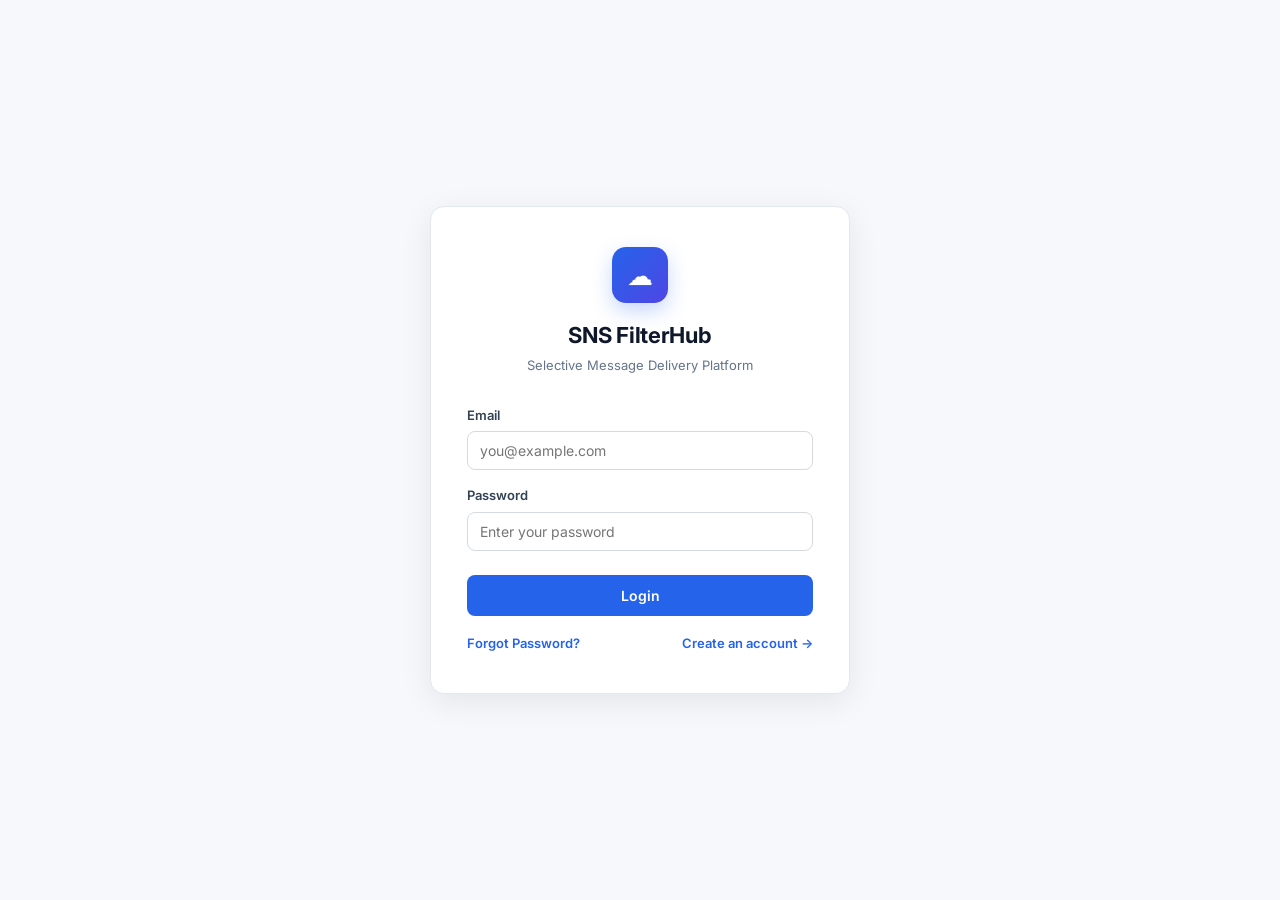
<file: sns-hackathon/templates/index.html>
<!DOCTYPE html>
<html lang="en">
<head>
<meta charset="UTF-8">
<meta name="viewport" content="width=device-width, initial-scale=1.0">
<title>SNS FilterHub</title>
<link rel="stylesheet" href="/static/style.css">
<link rel="preconnect" href="https://fonts.googleapis.com">
<link href="https://fonts.googleapis.com/css2?family=Inter:wght@400;500;600;700&display=swap" rel="stylesheet">
</head>
<body>

<!-- ═══════════════ AUTH ═══════════════ -->
<div class="auth-page" id="authPage">
    <div class="auth-card" id="loginCard">
        <div class="auth-logo">
            <div class="auth-logo-mark">☁</div>
            <h1>SNS FilterHub</h1>
            <p>Selective Message Delivery Platform</p>
        </div>
        <form onsubmit="handleLogin(event)">
            <div class="form-group">
                <label>Email</label>
                <input type="text" id="loginEmail" placeholder="you@example.com">
                <div class="field-error" id="loginEmailError"></div>
            </div>
            <div class="form-group">
                <label>Password</label>
                <input type="password" id="loginPassword" placeholder="Enter your password">
                <div class="field-error" id="loginPasswordError"></div>
            </div>
            <div class="form-error" id="loginGeneralError"></div>
            <button type="submit" class="btn-auth">Login</button>
            <div class="auth-links">
                <a class="link" onclick="showForgot()">Forgot Password?</a>
                <a class="link" onclick="showSignup()">Create an account →</a>
            </div>
        </form>
    </div>

    <div class="auth-card" id="signupCard" style="display:none;">
        <div class="auth-logo">
            <div class="auth-logo-mark">☁</div>
            <h1>Create Account</h1>
            <p>Sign up for SNS FilterHub</p>
        </div>
        <form onsubmit="handleSignup(event)">
            <div class="form-group">
                <label>Full Name</label>
                <input type="text" id="signupName" placeholder="John Doe">
                <div class="field-error" id="signupNameError"></div>
            </div>
            <div class="form-group">
                <label>Email</label>
                <input type="text" id="signupEmail" placeholder="you@example.com">
                <div class="field-error" id="signupEmailError"></div>
            </div>
            <div class="form-group">
                <label>Password</label>
                <input type="password" id="signupPassword" placeholder="Min 6 characters">
                <div class="field-error" id="signupPasswordError"></div>
            </div>
            <div class="form-group">
                <label>Confirm Password</label>
                <input type="password" id="signupConfirm" placeholder="Re-enter password">
                <div class="field-error" id="signupConfirmError"></div>
            </div>
            <div class="form-error" id="signupGeneralError"></div>
            <button type="submit" class="btn-auth">Create Account</button>
            <div class="auth-links">
                <a class="link" onclick="showLogin()">← Back to login</a>
            </div>
        </form>
    </div>

    <div class="auth-card" id="forgotCard" style="display:none;">
        <div class="auth-logo">
            <div class="auth-logo-mark">🔑</div>
            <h1>Reset Password</h1>
            <p>Enter your email to receive a reset link</p>
        </div>
        <form onsubmit="handleForgot(event)">
            <div class="form-group">
                <label>Email</label>
                <input type="text" id="forgotEmail" placeholder="you@example.com">
                <div class="field-error" id="forgotEmailError"></div>
            </div>
            <button type="submit" class="btn-auth">Send Reset Link</button>
            <div class="auth-links">
                <a class="link" onclick="showLogin()">← Back to login</a>
            </div>
        </form>
    </div>
</div>

<!-- ═══════════════ APP ═══════════════ -->
<div class="app" id="appPage" style="display:none;">
    <aside class="sidebar">
        <div class="sidebar-brand">
            <div class="sidebar-logo">☁</div>
            <div class="sidebar-name">SNS FilterHub</div>
        </div>
        <nav class="sidebar-nav">
            <a class="nav-item active" data-page="dashboard">
                <svg viewBox="0 0 24 24" width="16" height="16" fill="none" stroke="currentColor" stroke-width="2"><rect x="3" y="3" width="7" height="9"/><rect x="14" y="3" width="7" height="5"/><rect x="14" y="12" width="7" height="9"/><rect x="3" y="16" width="7" height="5"/></svg>
                Dashboard
            </a>
            <a class="nav-item" data-page="topics">
                <svg viewBox="0 0 24 24" width="16" height="16" fill="none" stroke="currentColor" stroke-width="2"><path d="M12 2L2 7l10 5 10-5-10-5z"/><path d="M2 17l10 5 10-5"/></svg>
                Topics
            </a>
            <a class="nav-item" data-page="subscriptions">
                <svg viewBox="0 0 24 24" width="16" height="16" fill="none" stroke="currentColor" stroke-width="2"><path d="M16 21v-2a4 4 0 00-4-4H5a4 4 0 00-4 4v2"/><circle cx="8.5" cy="7" r="4"/></svg>
                Subscriptions
            </a>
            <a class="nav-item" data-page="simulator">
                <svg viewBox="0 0 24 24" width="16" height="16" fill="none" stroke="currentColor" stroke-width="2"><path d="M22 2L11 13M22 2l-7 20-4-9-9-4 20-7z"/></svg>
                Simulator
            </a>
            <a class="nav-item" data-page="activity">
                <svg viewBox="0 0 24 24" width="16" height="16" fill="none" stroke="currentColor" stroke-width="2"><circle cx="12" cy="12" r="10"/><path d="M12 6v6l4 2"/></svg>
                Activity
            </a>
            <a class="nav-item" data-page="analytics">
                <svg viewBox="0 0 24 24" width="16" height="16" fill="none" stroke="currentColor" stroke-width="2"><path d="M3 3v18h18"/><path d="M7 14l4-4 4 4 5-5"/></svg>
                Analytics
            </a>
            <a class="nav-item" data-page="settings">
                <svg viewBox="0 0 24 24" width="16" height="16" fill="none" stroke="currentColor" stroke-width="2"><circle cx="12" cy="12" r="3"/><path d="M19.4 15a1.65 1.65 0 00.33 1.82l.06.06a2 2 0 11-2.83 2.83l-.06-.06a1.65 1.65 0 00-1.82-.33 1.65 1.65 0 00-1 1.51V21a2 2 0 11-4 0v-.09A1.65 1.65 0 009 19.4a1.65 1.65 0 00-1.82.33l-.06.06a2 2 0 11-2.83-2.83l.06-.06a1.65 1.65 0 00.33-1.82 1.65 1.65 0 00-1.51-1H3a2 2 0 110-4h.09A1.65 1.65 0 004.6 9a1.65 1.65 0 00-.33-1.82l-.06-.06a2 2 0 112.83-2.83l.06.06a1.65 1.65 0 001.82.33H9a1.65 1.65 0 001-1.51V3a2 2 0 114 0v.09a1.65 1.65 0 001 1.51 1.65 1.65 0 001.82-.33l.06-.06a2 2 0 112.83 2.83l-.06.06a1.65 1.65 0 00-.33 1.82V9a1.65 1.65 0 001.51 1H21a2 2 0 110 4h-.09a1.65 1.65 0 00-1.51 1z"/></svg>
                Settings
            </a>
            <a class="nav-item" data-page="docs">
                <svg viewBox="0 0 24 24" width="16" height="16" fill="none" stroke="currentColor" stroke-width="2"><path d="M14 2H6a2 2 0 00-2 2v16a2 2 0 002 2h12a2 2 0 002-2V8z"/><path d="M14 2v6h6"/></svg>
                Documentation
            </a>
        </nav>
        <div class="sidebar-user">
            <div class="user-avatar" id="userAvatarSidebar">K</div>
            <div>
                <div class="user-name" id="userNameSidebar">Keerthi</div>
                <div class="user-role">Administrator</div>
            </div>
        </div>
    </aside>

    <div class="main">
        <header class="topbar">
            <h1 class="page-title" id="pageTitle">Dashboard</h1>
            <div class="topbar-right">
                <button class="icon-btn" onclick="openNotif(event)">
                    <svg viewBox="0 0 24 24" width="18" height="18" fill="none" stroke="currentColor" stroke-width="2"><path d="M18 8A6 6 0 006 8c0 7-3 9-3 9h18s-3-2-3-9"/><path d="M13.73 21a2 2 0 01-3.46 0"/></svg>
                    <span class="notif-badge" id="notifBadge" style="display:none;">0</span>
                </button>
                <div class="profile-btn" onclick="openProfile(event)">
                    <div class="user-avatar sm" id="userAvatarTop">K</div>
                    <span id="userNameTop">Keerthi</span>
                    <svg viewBox="0 0 24 24" width="12" height="12" fill="none" stroke="currentColor" stroke-width="2.5"><polyline points="6 9 12 15 18 9"/></svg>
                </div>

                <!-- NOTIFICATIONS DROPDOWN -->
                <div class="dropdown notif-dropdown" id="notifDrop">
                    <div class="dropdown-head">
                        <span>Notifications</span>
                        <a class="link" onclick="markAllRead()" style="font-size:12px;">Mark all read</a>
                    </div>
                    <div id="notifList" class="notif-list"></div>
                    <div class="dropdown-foot" onclick="clearAllNotifs()">Clear All</div>
                </div>

                <!-- PROFILE DROPDOWN -->
                <div class="dropdown" id="profileDrop">
                    <div class="dropdown-item">Profile</div>
                    <div class="dropdown-item">Account Settings</div>
                    <div class="dropdown-sep"></div>
                    <div class="dropdown-item danger" onclick="doLogout()">Logout</div>
                </div>
            </div>
        </header>

        <div class="content">

            <!-- DASHBOARD -->
            <section class="page active" id="page-dashboard">
                <div class="page-head">
                    <div>
                        <h2>Selective Message Filtering</h2>
                        <p>Deliver the right message to the right subscriber using SNS filter policies.</p>
                    </div>
                    <div class="page-btns">
                        <button class="btn btn-secondary" onclick="openTopicModal()">+ Create Topic</button>
                        <button class="btn btn-primary" onclick="goPage('simulator')">Test Message</button>
                    </div>
                </div>

                <div class="stats">
                    <div class="stat"><div class="stat-label">Active Topics</div><div class="stat-value" id="statTopicCount">1</div><div class="stat-foot">SNS topics currently configured</div></div>
                    <div class="stat"><div class="stat-label">Subscriptions</div><div class="stat-value">4</div><div class="stat-foot">Subscribers connected to topics</div></div>
                    <div class="stat"><div class="stat-label">Messages Filtered</div><div class="stat-value" id="statFiltered">0</div><div class="stat-foot">Messages evaluated by policies</div></div>
                    <div class="stat"><div class="stat-label">Delivery Rate</div><div class="stat-value" id="statRate">98.6%</div><div class="stat-foot">Successfully delivered messages</div></div>
                </div>

                <div class="panel">
                    <div class="panel-head"><h3>How Selective Delivery Works</h3></div>
                    <div class="flow">
                        <div class="flow-box"><div class="flow-icon">👤</div><div class="flow-title">Publisher</div><div class="flow-sub">Sends a message</div></div>
                        <div class="flow-arrow">→</div>
                        <div class="flow-box"><div class="flow-icon">📢</div><div class="flow-title">SNS Topic</div><div class="flow-sub">Orders</div></div>
                        <div class="flow-arrow">→</div>
                        <div class="flow-box"><div class="flow-icon">🔍</div><div class="flow-title">Filter Policy</div><div class="flow-sub">Priority = HIGH</div></div>
                        <div class="flow-arrow">→</div>
                        <div class="flow-box green"><div class="flow-icon">✓</div><div class="flow-title">Subscriber A</div><div class="flow-sub">MATCH · DELIVER</div></div>
                    </div>
                    <div class="flow-note">Messages that don't match a subscription's filter policy are not delivered to that subscriber.</div>
                </div>

                <div class="panel">
                    <div class="panel-head">
                        <h3>Recent Message Activity</h3>
                        <a class="link" onclick="goPage('activity')">View All →</a>
                    </div>
                    <table class="table">
                        <thead><tr><th>Message ID</th><th>Topic</th><th>Attributes</th><th>Subscriber</th><th>Result</th><th>Time</th></tr></thead>
                        <tbody id="dashActivity">
                            <tr><td colspan="6" class="empty-cell">No activity yet — try the Simulator.</td></tr>
                        </tbody>
                    </table>
                </div>
            </section>

            <!-- TOPICS -->
            <section class="page" id="page-topics">
                <div class="page-head">
                    <div>
                        <h2>SNS Topics</h2>
                        <p>Manage your AWS SNS topics and monitor their subscriptions.</p>
                    </div>
                    <button class="btn btn-primary" onclick="openTopicModal()">+ Create Topic</button>
                </div>
                <div class="panel">
                    <div class="panel-head">
                        <h3>All Topics</h3>
                        <input class="search" id="topicSearch" placeholder="🔍 Search topics..." oninput="renderTopics()">
                    </div>
                    <table class="table">
                        <thead><tr><th>Topic Name</th><th>ARN</th><th>Subscriptions</th><th>Messages</th><th>Status</th><th>Actions</th></tr></thead>
                        <tbody id="topicsTable"></tbody>
                    </table>
                </div>
            </section>

            <!-- TOPIC DETAILS -->
            <section class="page" id="page-topic-details">
                <div class="page-head">
                    <div>
                        <a class="link" onclick="goPage('topics')" style="font-size:13px;">← Back to Topics</a>
                        <h2 id="tdName" style="margin-top:8px;">Topic Name</h2>
                        <p id="tdDesc">Topic description</p>
                    </div>
                    <div class="page-btns">
                        <button class="btn btn-secondary" onclick="showToast('Subscription created.')">+ Add Subscription</button>
                    </div>
                </div>
                <div class="panel">
                    <div class="panel-head"><h3>Topic Information</h3></div>
                    <div class="panel-body">
                        <div class="kv"><span>Topic Name</span><b id="tdInfoName">—</b></div>
                        <div class="kv"><span>Topic ARN</span><b id="tdArn" class="mono">—</b></div>
                        <div class="kv"><span>Topic Type</span><b id="tdType">Standard</b></div>
                        <div class="kv"><span>Created</span><b id="tdCreated">—</b></div>
                        <div class="kv"><span>Subscriptions</span><b id="tdSubs">0</b></div>
                        <div class="kv"><span>Messages Published</span><b id="tdMsgs">0</b></div>
                        <div class="kv"><span>Status</span><span class="badge active">● Active</span></div>
                    </div>
                </div>
                <div class="panel">
                    <div class="panel-head"><h3>Subscriptions for this Topic</h3></div>
                    <table class="table">
                        <thead><tr><th>Subscription</th><th>Protocol</th><th>Filter Policy</th><th>Status</th></tr></thead>
                        <tbody id="tdSubTable"></tbody>
                    </table>
                </div>
            </section>

            <!-- SUBSCRIPTIONS -->
            <section class="page" id="page-subscriptions">
                <div class="page-head">
                    <div>
                        <h2>SNS Subscriptions</h2>
                        <p>Manage subscribers and their message filtering policies.</p>
                    </div>
                    <button class="btn btn-primary" onclick="openModal('modal-sub')">+ Add Subscription</button>
                </div>
                <div class="panel">
                    <div class="panel-head"><h3>All Subscriptions</h3><input class="search" placeholder="🔍 Search subscriptions..."></div>
                    <table class="table">
                        <thead><tr><th>Subscription</th><th>Topic</th><th>Protocol</th><th>Filter Policy</th><th>Status</th></tr></thead>
                        <tbody>
                            <tr><td><span class="dot red"></span>high-value-orders-queue</td><td>order-events-topic</td><td>SQS</td><td><code>price_usd &gt; 100</code></td><td><span class="badge active">● Active</span></td></tr>
                            <tr><td><span class="dot blue"></span>electronics-orders-queue</td><td>order-events-topic</td><td>SQS</td><td><code>category ∈ [electronics, computers]</code></td><td><span class="badge active">● Active</span></td></tr>
                            <tr><td><span class="dot purple"></span>premium-customers-queue</td><td>order-events-topic</td><td>SQS</td><td><code>customer_tier ∈ [premium, gold]</code></td><td><span class="badge active">● Active</span></td></tr>
                            <tr><td><span class="dot green"></span>all-orders-queue</td><td>order-events-topic</td><td>SQS</td><td><code class="muted">no filter — receives all</code></td><td><span class="badge active">● Active</span></td></tr>
                        </tbody>
                    </table>
                </div>
            </section>

            <!-- SIMULATOR -->
            <section class="page" id="page-simulator">
                <div class="page-head">
                    <div><h2>Message Filter Simulator</h2><p>Test a message against your subscription filter policies.</p></div>
                </div>
                <div class="sim-layout">
                    <div class="panel">
                        <div class="panel-head"><h3>Message Details</h3></div>
                        <div class="panel-body">
                            <div class="form-group"><label>Topic</label><select id="simTopic"></select></div>
                            <div class="form-group"><label>Priority</label><select id="simPriority"><option>HIGH</option><option>MEDIUM</option><option>LOW</option></select></div>
                            <div class="form-group"><label>Region</label><select id="simRegion"><option>AP-SOUTH-1</option><option>US-EAST-1</option><option>EU-WEST-1</option></select></div>
                            <div class="form-group"><label>Order Value (USD)</label><input id="simPrice" type="number" value="500"></div>
                            <div class="form-group"><label>Category</label><select id="simCategory"><option>electronics</option><option>computers</option><option>books</option><option>clothing</option><option>food</option></select></div>
                            <div class="form-group"><label>Customer Tier</label><select id="simTier"><option>basic</option><option>silver</option><option>premium</option><option>gold</option></select></div>
                            <div class="form-group"><label>Message</label><textarea id="simBody" rows="3">New order ORD-1024 has been placed.</textarea></div>
                            <div class="btn-row">
                                <button class="btn btn-primary btn-grow" onclick="testFilter()">Test Filter</button>
                                <button class="btn btn-secondary" onclick="clearSim()">Clear</button>
                            </div>
                        </div>
                    </div>
                    <div class="panel">
                        <div class="panel-head">
                            <h3>Filter Results</h3>
                            <span class="results-count" id="simCount">Awaiting test</span>
                        </div>
                        <div class="panel-body">
                            <div id="simResults" class="sim-results">
                                <div class="sim-empty">Configure a message and click <b>Test Filter</b> to see results.</div>
                            </div>
                            <div class="sim-summary" id="simSummary" style="display:none;">
                                <div class="summary-title"><span id="sumTotal">0</span> subscriptions evaluated</div>
                                <div class="summary-row">
                                    <div class="summary-item green"><div class="summary-num" id="sumDelivered">0</div><div class="summary-lbl">Delivered</div></div>
                                    <div class="summary-item red"><div class="summary-num" id="sumFiltered">0</div><div class="summary-lbl">Filtered</div></div>
                                </div>
                                <div class="summary-pct" id="sumPct"></div>
                            </div>
                        </div>
                    </div>
                </div>
            </section>

            <!-- ACTIVITY -->
            <section class="page" id="page-activity">
                <div class="page-head"><div><h2>Message Activity</h2><p>Every message evaluated by SNS filter policies.</p></div></div>
                <div class="mini-stats">
                    <div class="mini-stat"><div class="mini-label">Total</div><div class="mini-value" id="actTotal">0</div></div>
                    <div class="mini-stat"><div class="mini-label">Delivered</div><div class="mini-value green" id="actDelivered">0</div></div>
                    <div class="mini-stat"><div class="mini-label">Filtered</div><div class="mini-value red" id="actFiltered">0</div></div>
                </div>
                <div class="panel">
                    <div class="panel-head"><h3>Evaluation Log</h3></div>
                    <table class="table">
                        <thead><tr><th>Message ID</th><th>Topic</th><th>Subscriber</th><th>Filter Policy</th><th>Result</th><th>Time</th></tr></thead>
                        <tbody id="activityTable"><tr><td colspan="6" class="empty-cell">No messages yet.</td></tr></tbody>
                    </table>
                </div>
            </section>

            <!-- ANALYTICS -->
            <section class="page" id="page-analytics">
                <div class="page-head"><div><h2>Analytics</h2><p>Delivery and filtering statistics.</p></div></div>
                <div class="stats">
                    <div class="stat"><div class="stat-label">Messages Processed</div><div class="stat-value" id="anaProcessed">0</div></div>
                    <div class="stat"><div class="stat-label">Delivered</div><div class="stat-value green" id="anaDelivered">0</div></div>
                    <div class="stat"><div class="stat-label">Filtered</div><div class="stat-value red" id="anaFiltered">0</div></div>
                    <div class="stat"><div class="stat-label">Delivery Rate</div><div class="stat-value" id="anaRate">—</div></div>
                </div>
                <div class="panel">
                    <div class="panel-head"><h3>Delivered vs Filtered</h3></div>
                    <div class="panel-body">
                        <div class="bar-chart">
                            <div class="bar-row"><div class="bar-lbl">Delivered</div><div class="bar-track"><div class="bar-fill green" id="barDelivered" style="width:0%"></div></div><div class="bar-num" id="barDeliveredNum">0</div></div>
                            <div class="bar-row"><div class="bar-lbl">Filtered</div><div class="bar-track"><div class="bar-fill red" id="barFiltered" style="width:0%"></div></div><div class="bar-num" id="barFilteredNum">0</div></div>
                        </div>
                    </div>
                </div>
            </section>

            <!-- SETTINGS -->
            <section class="page" id="page-settings">
                <div class="page-head"><div><h2>Settings</h2><p>AWS configuration and notification preferences.</p></div></div>
                <div class="panel">
                    <div class="panel-head"><h3>AWS Configuration</h3></div>
                    <div class="panel-body">
                        <div class="kv"><span>AWS Region</span><b>us-east-1</b></div>
                        <div class="kv"><span>Status</span><span class="badge active">● Connected</span></div>
                        <div class="kv"><span>Account</span><b>5416-4581-3476</b></div>
                        <button class="btn btn-secondary" style="margin-top:16px;">Test Connection</button>
                    </div>
                </div>
                <div class="panel">
                    <div class="panel-head"><h3>Notifications</h3></div>
                    <div class="panel-body">
                        <div class="toggle-row"><span>Message delivery failures</span><div class="switch on"></div></div>
                        <div class="toggle-row"><span>Subscription changes</span><div class="switch on"></div></div>
                        <div class="toggle-row"><span>System notifications</span><div class="switch"></div></div>
                    </div>
                </div>
            </section>

            <!-- DOCS -->
            <section class="page" id="page-docs">
                <div class="page-head"><div><h2>Documentation</h2><p>How selective message filtering works.</p></div></div>
                <div class="panel"><div class="panel-body"><h4>What is AWS SNS?</h4><p class="doc-p">Amazon Simple Notification Service is a fully managed pub/sub messaging service. Publishers send messages to a topic, and SNS fans them out to all subscribers.</p></div></div>
                <div class="panel"><div class="panel-body"><h4>What is Message Filtering?</h4><p class="doc-p">Each subscription can have a JSON filter policy. SNS delivers a message only to subscribers whose policy matches the message's attributes.</p></div></div>
                <div class="panel"><div class="panel-body">
                    <h4>Example</h4>
                    <div class="doc-example">
                        <div>Message: <code>Priority = HIGH, Region = AP-SOUTH-1</code></div>
                        <div>Policy A: <code>Priority = HIGH</code> → <span class="badge active">● Delivered</span></div>
                        <div>Policy B: <code>Priority = LOW</code> → <span class="badge failed">● Filtered</span></div>
                    </div>
                </div></div>
            </section>

        </div>
    </div>
</div>

<!-- MODALS -->
<div class="modal" id="modal-topic">
    <div class="modal-box">
        <div class="modal-head"><h3>Create SNS Topic</h3><button class="modal-x" onclick="closeModal('modal-topic')">✕</button></div>
        <div class="modal-body">
            <div class="form-group"><label>Topic Name</label><input id="newTopicName" placeholder="Enter topic name"><div class="field-error" id="newTopicError"></div></div>
            <div class="form-group"><label>Type</label>
                <div class="radio-row">
                    <label><input type="radio" name="ttype" value="Standard" checked> Standard</label>
                    <label><input type="radio" name="ttype" value="FIFO"> FIFO</label>
                </div>
            </div>
            <div class="form-group"><label>Description (optional)</label><textarea id="newTopicDesc" rows="3" placeholder="Enter description"></textarea></div>
        </div>
        <div class="modal-foot">
            <button class="btn btn-secondary" onclick="closeModal('modal-topic')">Cancel</button>
            <button class="btn btn-primary" onclick="createTopic()">Create Topic</button>
        </div>
    </div>
</div>

<div class="modal" id="modal-sub">
    <div class="modal-box">
        <div class="modal-head"><h3>Create Subscription</h3><button class="modal-x" onclick="closeModal('modal-sub')">✕</button></div>
        <div class="modal-body">
            <div class="form-group"><label>Topic</label><select><option>order-events-topic</option></select></div>
            <div class="form-group"><label>Protocol</label><select><option>HTTPS</option><option>SQS</option><option>Email</option><option>Lambda</option></select></div>
            <div class="form-group"><label>Endpoint</label><input placeholder="Enter endpoint"></div>
            <div class="form-group">
                <label>Filter Policy</label>
                <div class="builder-row">
                    <input placeholder="Attribute" value="Priority">
                    <select><option>Equals</option><option>Not equals</option></select>
                    <input placeholder="Value" value="HIGH">
                </div>
                <button class="link" style="margin-top:8px;">+ Add Condition</button>
            </div>
            <div class="form-group"><label>Generated Policy</label><pre class="code-block">{\n  "Priority": ["HIGH"]\n}</pre></div>
        </div>
        <div class="modal-foot">
            <button class="btn btn-secondary" onclick="closeModal('modal-sub')">Cancel</button>
            <button class="btn btn-primary" onclick="closeModal('modal-sub'); showToast('Subscription created successfully.')">Create Subscription</button>
        </div>
    </div>
</div>

<div class="toast" id="toast"></div>

<script>
/* ═══════════════════════════════════════
   NOTIFICATIONS
   ═══════════════════════════════════════ */
let notifications = [
    { id: 1, type: "success", text: 'Topic "order-events-topic" created', time: "2 min ago", unread: true },
    { id: 2, type: "success", text: "4 subscriptions connected", time: "3 min ago", unread: true },
    { id: 3, type: "warning", text: "Message delivery delayed on premium queue", time: "5 min ago", unread: true }
];
let notifCounter = 4;

function addNotification(type, text) {
    notifications.unshift({
        id: notifCounter++,
        type,
        text,
        time: "just now",
        unread: true
    });
    if (notifications.length > 20) notifications.pop();
    renderNotifications();
}

function renderNotifications() {
    const list = document.getElementById("notifList");
    const badge = document.getElementById("notifBadge");

    const unreadCount = notifications.filter(n => n.unread).length;
    if (unreadCount > 0) {
        badge.textContent = unreadCount > 9 ? "9+" : unreadCount;
        badge.style.display = "flex";
    } else {
        badge.style.display = "none";
    }

    if (!notifications.length) {
        list.innerHTML = '<div class="notif-empty">No notifications</div>';
        return;
    }

    list.innerHTML = notifications.map(n => `
        <div class="notif-item ${n.unread ? 'unread' : ''}" onclick="markRead(${n.id})">
            <span class="notif-dot ${n.type === 'success' ? 'ok' : n.type === 'error' ? 'err' : 'warn'}"></span>
            <div class="notif-body">
                <div class="notif-text">${n.text}</div>
                <div class="notif-time">${n.time}</div>
            </div>
        </div>`).join("");
}

function markRead(id) {
    const n = notifications.find(x => x.id === id);
    if (n) n.unread = false;
    renderNotifications();
}

function markAllRead() {
    notifications.forEach(n => n.unread = false);
    renderNotifications();
    showToast("✅ All notifications marked as read");
}

function clearAllNotifs() {
    notifications = [];
    renderNotifications();
    showToast("🗑️ All notifications cleared");
}

/* ═══════════════════════════════════════
   AUTH
   ═══════════════════════════════════════ */
function getUsers() { try { return JSON.parse(localStorage.getItem("snsUsers") || "{}"); } catch { return {}; } }
function saveUsers(u) { localStorage.setItem("snsUsers", JSON.stringify(u)); }
function getCurrentUser() { try { return JSON.parse(localStorage.getItem("snsCurrentUser") || "null"); } catch { return null; } }
function setCurrentUser(u) { localStorage.setItem("snsCurrentUser", JSON.stringify(u)); }
function clearCurrentUser() { localStorage.removeItem("snsCurrentUser"); }

function isValidEmail(e) { return /^[^\s@]+@[^\s@]+\.[^\s@]+$/.test(e); }
function showError(id, m) { const el = document.getElementById(id); if (el) el.textContent = m; }
function clearErrors() { document.querySelectorAll(".field-error, .form-error").forEach(e => e.textContent = ""); }

function handleLogin(e) {
    e.preventDefault();
    clearErrors();
    const email = document.getElementById("loginEmail").value.trim();
    const pwd = document.getElementById("loginPassword").value;
    let err = false;
    if (!email) { showError("loginEmailError", "Email is required"); err = true; }
    else if (!email.includes("@")) { showError("loginEmailError", "Email must contain @"); err = true; }
    else if (!isValidEmail(email)) { showError("loginEmailError", "Enter a valid email"); err = true; }
    if (!pwd) { showError("loginPasswordError", "Password is required"); err = true; }
    else if (pwd.length < 6) { showError("loginPasswordError", "Min 6 characters"); err = true; }
    if (err) return;
    const users = getUsers();
    const key = email.toLowerCase();
    if (!users[key]) { showError("loginGeneralError", "❌ Account not found. Create one first."); return; }
    if (users[key].password !== pwd) { showError("loginGeneralError", "❌ Incorrect password."); return; }
    const user = { name: users[key].name, email: key };
    setCurrentUser(user);
    enterApp(user);
}

function handleSignup(e) {
    e.preventDefault();
    clearErrors();
    const name = document.getElementById("signupName").value.trim();
    const email = document.getElementById("signupEmail").value.trim();
    const pwd = document.getElementById("signupPassword").value;
    const confirm = document.getElementById("signupConfirm").value;
    let err = false;
    if (!name) { showError("signupNameError", "Name is required"); err = true; }
    if (!email) { showError("signupEmailError", "Email is required"); err = true; }
    else if (!email.includes("@")) { showError("signupEmailError", "Must contain @"); err = true; }
    else if (!isValidEmail(email)) { showError("signupEmailError", "Invalid email"); err = true; }
    if (!pwd) { showError("signupPasswordError", "Password required"); err = true; }
    else if (pwd.length < 6) { showError("signupPasswordError", "Min 6 chars"); err = true; }
    if (pwd !== confirm) { showError("signupConfirmError", "Passwords do not match"); err = true; }
    if (err) return;
    const users = getUsers();
    const key = email.toLowerCase();
    if (users[key]) { showError("signupGeneralError", "❌ Account exists."); return; }
    users[key] = { name, password: pwd };
    saveUsers(users);
    const user = { name, email: key };
    setCurrentUser(user);
    addNotification("success", `Welcome ${name}! Account created.`);
    showToast("✅ Account created!");
    setTimeout(() => enterApp(user), 400);
}

function handleForgot(e) {
    e.preventDefault();
    clearErrors();
    const email = document.getElementById("forgotEmail").value.trim();
    if (!email) { showError("forgotEmailError", "Email required"); return; }
    if (!isValidEmail(email)) { showError("forgotEmailError", "Invalid email"); return; }
    showToast("📧 Reset link sent to " + email);
    addNotification("success", `Password reset link sent to ${email}`);
    setTimeout(showLogin, 800);
}

function showLogin() { document.getElementById("loginCard").style.display = "block"; document.getElementById("signupCard").style.display = "none"; document.getElementById("forgotCard").style.display = "none"; clearErrors(); }
function showSignup() { document.getElementById("loginCard").style.display = "none"; document.getElementById("signupCard").style.display = "block"; document.getElementById("forgotCard").style.display = "none"; clearErrors(); }
function showForgot() { document.getElementById("loginCard").style.display = "none"; document.getElementById("signupCard").style.display = "none"; document.getElementById("forgotCard").style.display = "block"; clearErrors(); }

function enterApp(user) {
    document.getElementById("authPage").style.display = "none";
    document.getElementById("appPage").style.display = "flex";
    const initial = (user.name || "U").charAt(0).toUpperCase();
    document.getElementById("userAvatarSidebar").textContent = initial;
    document.getElementById("userAvatarTop").textContent = initial;
    document.getElementById("userNameSidebar").textContent = user.name;
    document.getElementById("userNameTop").textContent = user.name;
    renderNotifications();
}

function doLogout() {
    clearCurrentUser();
    document.getElementById("appPage").style.display = "none";
    document.getElementById("authPage").style.display = "flex";
    document.getElementById("loginPassword").value = "";
    showLogin();
}

window.addEventListener("DOMContentLoaded", () => {
    const u = getCurrentUser();
    renderNotifications();
    if (u) enterApp(u);
    else document.getElementById("authPage").style.display = "flex";
});

/* ═══════════════════════════════════════
   NAVIGATION
   ═══════════════════════════════════════ */
const titles = { dashboard: "Dashboard", topics: "Topics", "topic-details": "Topic Details", subscriptions: "Subscriptions", simulator: "Message Simulator", activity: "Activity", analytics: "Analytics", settings: "Settings", docs: "Documentation" };

function goPage(name) {
    document.querySelectorAll(".page").forEach(p => p.classList.remove("active"));
    document.querySelectorAll(".nav-item").forEach(n => n.classList.remove("active"));
    const pg = document.getElementById("page-" + name);
    if (pg) pg.classList.add("active");
    const link = document.querySelector(`.nav-item[data-page="${name}"]`);
    if (link) link.classList.add("active");
    document.getElementById("pageTitle").textContent = titles[name] || name;
    window.scrollTo({ top: 0, behavior: "smooth" });
}
document.querySelectorAll(".nav-item").forEach(item => {
    item.onclick = () => goPage(item.dataset.page);
});

/* ═══════════════════════════════════════
   TOPICS
   ═══════════════════════════════════════ */
let topics = [{
    id: "order-events-topic",
    name: "order-events-topic",
    arn: "arn:aws:sns:us-east-1:541645813476:order-events-topic",
    type: "Standard",
    desc: "Order events published to subscribers",
    created: "03 Oct 2026",
    subs: 4, msgs: 0, status: "Active"
}];

function renderTopics() {
    const search = (document.getElementById("topicSearch")?.value || "").toLowerCase();
    const tbody = document.getElementById("topicsTable");
    const filtered = topics.filter(t => t.name.toLowerCase().includes(search) || t.arn.toLowerCase().includes(search));

    if (!filtered.length) {
        tbody.innerHTML = `<tr><td colspan="6" class="empty-cell">${topics.length === 0 ? 'No topics yet — click <b>+ Create Topic</b>.' : 'No topics match search.'}</td></tr>`;
        const counter = document.getElementById("statTopicCount");
        if (counter) counter.textContent = topics.length;
        const sel = document.getElementById("simTopic");
        if (sel) sel.innerHTML = topics.map(t => `<option>${t.name}</option>`).join("");
        return;
    }

    tbody.innerHTML = filtered.map(t => `
        <tr>
            <td><b>${t.name}</b></td>
            <td><code style="font-size:11px;">${t.arn}</code></td>
            <td>${t.subs}</td>
            <td>${t.msgs}</td>
            <td><span class="badge active">● ${t.status}</span></td>
            <td>
                <a class="link" onclick="viewTopic('${t.id}')">View</a>
                &nbsp;·&nbsp;
                <a class="link" style="color:#ef4444;" onclick="deleteTopic('${t.id}')">Delete</a>
            </td>
        </tr>`).join("");

    const counter = document.getElementById("statTopicCount");
    if (counter) counter.textContent = topics.length;
    const sel = document.getElementById("simTopic");
    if (sel) sel.innerHTML = topics.map(t => `<option>${t.name}</option>`).join("");
}

function openTopicModal() {
    document.getElementById("newTopicName").value = "";
    document.getElementById("newTopicDesc").value = "";
    document.getElementById("newTopicError").textContent = "";
    openModal("modal-topic");
}

function createTopic() {
    const name = document.getElementById("newTopicName").value.trim();
    const desc = document.getElementById("newTopicDesc").value.trim();
    const type = document.querySelector('input[name="ttype"]:checked').value;
    if (!name) { document.getElementById("newTopicError").textContent = "Topic name is required"; return; }
    if (!/^[a-zA-Z0-9_-]+$/.test(name)) { document.getElementById("newTopicError").textContent = "Only letters, numbers, _ and - allowed"; return; }
    if (topics.some(t => t.name.toLowerCase() === name.toLowerCase())) { document.getElementById("newTopicError").textContent = "Topic already exists"; return; }

    const arn = `arn:aws:sns:us-east-1:541645813476:${name}`;
    topics.push({
        id: name, name, arn, type,
        desc: desc || "—",
        created: new Date().toLocaleDateString("en-GB", { day: "2-digit", month: "short", year: "numeric" }),
        subs: 0, msgs: 0, status: "Active"
    });

    closeModal("modal-topic");
    renderTopics();
    addNotification("success", `Topic "${name}" created successfully`);
    showToast(`✅ Topic "${name}" created`);
}

function viewTopic(id) {
    const t = topics.find(x => x.id === id);
    if (!t) return;
    document.getElementById("tdName").textContent = t.name;
    document.getElementById("tdDesc").textContent = t.desc;
    document.getElementById("tdInfoName").textContent = t.name;
    document.getElementById("tdArn").textContent = t.arn;
    document.getElementById("tdType").textContent = t.type;
    document.getElementById("tdCreated").textContent = t.created;
    document.getElementById("tdSubs").textContent = t.subs;
    document.getElementById("tdMsgs").textContent = t.msgs;

    const subTable = document.getElementById("tdSubTable");
    if (t.name === "order-events-topic") {
        subTable.innerHTML = `
            <tr><td><span class="dot red"></span>high-value-orders-queue</td><td>SQS</td><td><code>price_usd &gt; 100</code></td><td><span class="badge active">● Active</span></td></tr>
            <tr><td><span class="dot blue"></span>electronics-orders-queue</td><td>SQS</td><td><code>category ∈ [electronics, computers]</code></td><td><span class="badge active">● Active</span></td></tr>
            <tr><td><span class="dot purple"></span>premium-customers-queue</td><td>SQS</td><td><code>customer_tier ∈ [premium, gold]</code></td><td><span class="badge active">● Active</span></td></tr>
            <tr><td><span class="dot green"></span>all-orders-queue</td><td>SQS</td><td><code class="muted">no filter</code></td><td><span class="badge active">● Active</span></td></tr>`;
    } else {
        subTable.innerHTML = `<tr><td colspan="4" class="empty-cell">No subscriptions yet.</td></tr>`;
    }
    goPage("topic-details");
}

function deleteTopic(id) {
    const t = topics.find(x => x.id === id);
    if (!t) return;
    if (!confirm(`Delete topic "${t.name}"?`)) return;
    topics = topics.filter(x => x.id !== id);
    renderTopics();
    addNotification("warning", `Topic "${t.name}" was deleted`);
    showToast(`🗑️ Topic deleted`);
}

/* ═══════════════════════════════════════
   MODALS / DROPDOWNS
   ═══════════════════════════════════════ */
function openModal(id) { document.getElementById(id).classList.add("open"); }
function closeModal(id) { document.getElementById(id).classList.remove("open"); }

function openNotif(e) {
    e.stopPropagation();
    document.getElementById("notifDrop").classList.toggle("open");
    document.getElementById("profileDrop").classList.remove("open");
}
function openProfile(e) {
    e.stopPropagation();
    document.getElementById("profileDrop").classList.toggle("open");
    document.getElementById("notifDrop").classList.remove("open");
}
document.addEventListener("click", () => {
    document.getElementById("notifDrop").classList.remove("open");
    document.getElementById("profileDrop").classList.remove("open");
});

function showToast(msg) {
    const t = document.getElementById("toast");
    t.textContent = msg;
    t.classList.add("show");
    setTimeout(() => t.classList.remove("show"), 3000);
}

/* ═══════════════════════════════════════
   FILTER LOGIC
   ═══════════════════════════════════════ */
const POLICIES = [
    { name: "high-value-orders-queue", color: "red", rule: a => a.price_usd > 100,
      reason: a => `price_usd ${a.price_usd} > 100`, failReason: a => `price_usd ${a.price_usd} ≤ 100` },
    { name: "electronics-orders-queue", color: "blue", rule: a => ["electronics","computers"].includes(a.category),
      reason: a => `category = ${a.category}`, failReason: a => `category "${a.category}" not in [electronics, computers]` },
    { name: "premium-customers-queue", color: "purple", rule: a => ["premium","gold"].includes(a.customer_tier),
      reason: a => `customer_tier = ${a.customer_tier}`, failReason: a => `customer_tier "${a.customer_tier}" not in [premium, gold]` },
    { name: "all-orders-queue", color: "green", rule: () => true,
      reason: () => "no filter — receives all", failReason: () => "" }
];

function currentAttrs() {
    return {
        price_usd: parseFloat(document.getElementById("simPrice").value) || 0,
        category: document.getElementById("simCategory").value,
        customer_tier: document.getElementById("simTier").value,
        priority: document.getElementById("simPriority").value,
        region: document.getElementById("simRegion").value,
    };
}

let activity = [];

function testFilter() {
    const attrs = currentAttrs();
    let delivered = 0, filtered = 0;

    const html = POLICIES.map(p => {
        const ok = p.rule(attrs);
        if (ok) delivered++; else filtered++;
        return `
            <div class="result-row ${ok ? 'match' : 'nomatch'}">
                <div class="result-head">
                    <span class="dot ${p.color}"></span>
                    <b>${p.name}</b>
                    <span class="badge ${ok ? 'active' : 'failed'}">${ok ? '🟢 MATCHED' : '🔴 NOT MATCHED'}</span>
                </div>
                <div class="result-reason">${ok ? p.reason(attrs) : p.failReason(attrs)}</div>
                <div class="result-status">${ok ? 'Message Delivered' : 'Message Filtered'}</div>
            </div>`;
    }).join("");

    document.getElementById("simResults").innerHTML = html;
    document.getElementById("simCount").textContent = POLICIES.length + " subscriptions evaluated";
    document.getElementById("simSummary").style.display = "block";
    document.getElementById("sumTotal").textContent = POLICIES.length;
    document.getElementById("sumDelivered").textContent = delivered;
    document.getElementById("sumFiltered").textContent = filtered;
    document.getElementById("sumPct").textContent = (delivered / POLICIES.length * 100).toFixed(1) + "% of subscriptions matched this message.";

    const msgId = "MSG-" + Math.floor(Math.random() * 9000 + 1000);
    activity.unshift({ id: msgId, topic: document.getElementById("simTopic").value, attrs, ts: new Date().toLocaleTimeString() });

    // Notification based on result
    if (filtered > 0) {
        addNotification("warning", `${msgId}: ${delivered} delivered, ${filtered} filtered`);
    } else {
        addNotification("success", `${msgId}: all 4 subscribers matched`);
    }

    renderActivity();
    showToast("Filter test completed.");
}

function clearSim() {
    document.getElementById("simResults").innerHTML = '<div class="sim-empty">Configure a message and click <b>Test Filter</b> to see results.</div>';
    document.getElementById("simSummary").style.display = "none";
    document.getElementById("simCount").textContent = "Awaiting test";
}

function renderActivity() {
    const dash = document.getElementById("dashActivity");
    const full = document.getElementById("activityTable");
    if (!activity.length) return;

    dash.innerHTML = activity.slice(0, 5).map(a => {
        let d = 0;
        POLICIES.forEach(p => { if (p.rule(a.attrs)) d++; });
        return `<tr>
            <td><b>${a.id}</b></td><td>${a.topic}</td>
            <td>${a.attrs.priority}, ${a.attrs.category}</td>
            <td>${d}/4 subscribers</td>
            <td><span class="badge active">● ${d} Delivered</span></td>
            <td>${a.ts}</td></tr>`;
    }).join("");

    const rows = [];
    activity.forEach(a => {
        POLICIES.forEach(p => {
            const ok = p.rule(a.attrs);
            rows.push(`<tr>
                <td><b>${a.id}</b></td><td>${a.topic}</td>
                <td><span class="dot ${p.color}"></span>${p.name}</td>
                <td><code>${p.reason(a.attrs)}</code></td>
                <td><span class="badge ${ok ? 'active' : 'failed'}">${ok ? '🟢 Delivered' : '🔴 Filtered'}</span></td>
                <td>${a.ts}</td></tr>`);
        });
    });
    full.innerHTML = rows.join("");

    let total = activity.length * 4, del = 0;
    activity.forEach(a => POLICIES.forEach(p => { if (p.rule(a.attrs)) del++; }));
    document.getElementById("actTotal").textContent = total;
    document.getElementById("actDelivered").textContent = del;
    document.getElementById("actFiltered").textContent = total - del;
    document.getElementById("statFiltered").textContent = total - del;
    document.getElementById("anaProcessed").textContent = total;
    document.getElementById("anaDelivered").textContent = del;
    document.getElementById("anaFiltered").textContent = total - del;
    document.getElementById("anaRate").textContent = total ? (del / total * 100).toFixed(1) + "%" : "—";

    const max = Math.max(total, 1);
    document.getElementById("barDelivered").style.width = (del / max * 100) + "%";
    document.getElementById("barFiltered").style.width = ((total - del) / max * 100) + "%";
    document.getElementById("barDeliveredNum").textContent = del;
    document.getElementById("barFilteredNum").textContent = total - del;
}

renderTopics();
renderNotifications();
</script>
</body>
</html>
</file>
<file: static/style.css>
/* ═══════════════════════════════════════════
   RESET
   ═══════════════════════════════════════════ */
* { box-sizing: border-box; margin: 0; padding: 0; }

body {
    font-family: 'Inter', -apple-system, BlinkMacSystemFont, sans-serif;
    background: #f6f8fb;
    color: #1e293b;
    font-size: 14px;
    line-height: 1.5;
    min-height: 100vh;
}

button { font-family: inherit; cursor: pointer; border: none; background: none; color: inherit; font-size: inherit; }
input, select, textarea { font-family: inherit; font-size: inherit; }
svg { display: block; flex-shrink: 0; }
a { cursor: pointer; text-decoration: none; color: inherit; }

/* ═══════════════════════════════════════════
   AUTH PAGE
   ═══════════════════════════════════════════ */
.auth-page {
    min-height: 100vh;
    display: flex;
    align-items: center;
    justify-content: center;
    padding: 20px;
    background: #f6f8fb;
}

.auth-card {
    width: 100%;
    max-width: 420px;
    background: #fff;
    border: 1px solid #e2e8f0;
    border-radius: 14px;
    padding: 40px 36px;
    box-shadow: 0 8px 32px rgba(15, 23, 42, 0.08);
    animation: authFadeIn 0.3s ease-out;
}

@keyframes authFadeIn {
    from { opacity: 0; transform: translateY(8px); }
    to { opacity: 1; transform: translateY(0); }
}

.auth-logo { text-align: center; margin-bottom: 30px; }

.auth-logo-mark {
    width: 56px;
    height: 56px;
    margin: 0 auto 16px;
    background: linear-gradient(135deg, #2563eb, #4f46e5);
    color: #fff;
    border-radius: 14px;
    display: flex;
    align-items: center;
    justify-content: center;
    font-size: 26px;
    box-shadow: 0 8px 20px rgba(37, 99, 235, 0.25);
}

.auth-logo h1 {
    font-size: 22px;
    font-weight: 700;
    color: #0f172a;
    margin-bottom: 4px;
    letter-spacing: -0.3px;
}

.auth-logo p { font-size: 13px; color: #64748b; }

.btn-auth {
    width: 100%;
    padding: 12px;
    background: #2563eb;
    color: #fff;
    border-radius: 8px;
    font-size: 14px;
    font-weight: 600;
    transition: all 0.15s;
    margin-top: 8px;
}

.btn-auth:hover { background: #1d4ed8; box-shadow: 0 4px 12px rgba(37, 99, 235, 0.3); }

.auth-links {
    display: flex;
    justify-content: space-between;
    align-items: center;
    margin-top: 18px;
    font-size: 13px;
    gap: 10px;
    flex-wrap: wrap;
}

.auth-links .link {
    font-size: 13px;
    font-weight: 600;
    color: #2563eb;
    cursor: pointer;
    transition: color 0.15s;
}

.auth-links .link:hover { color: #1d4ed8; text-decoration: underline; }

.field-error {
    font-size: 12px;
    color: #dc2626;
    margin-top: 5px;
    font-weight: 500;
    min-height: 0;
}

.field-error:empty { display: none; }

.form-error {
    font-size: 13px;
    color: #991b1b;
    background: #fef2f2;
    border: 1px solid #fecaca;
    border-radius: 8px;
    padding: 10px 12px;
    margin-bottom: 12px;
    text-align: center;
    font-weight: 500;
}

.form-error:empty { display: none; }

/* ═══════════════════════════════════════════
   FORM FIELDS
   ═══════════════════════════════════════════ */
.form-group { margin-bottom: 16px; }

.form-group label {
    display: block;
    font-size: 13px;
    font-weight: 600;
    color: #334155;
    margin-bottom: 6px;
}

.form-group input,
.form-group select,
.form-group textarea {
    width: 100%;
    padding: 10px 12px;
    background: #fff;
    border: 1px solid #d5dae1;
    border-radius: 8px;
    font-size: 14px;
    color: #1e293b;
    appearance: none;
}

.form-group textarea { resize: vertical; }

.form-group select {
    background-image: url("data:image/svg+xml;utf8,<svg xmlns='http://www.w3.org/2000/svg' width='12' height='12' viewBox='0 0 24 24' fill='none' stroke='%2364748b' stroke-width='2.5'><polyline points='6 9 12 15 18 9'/></svg>");
    background-repeat: no-repeat;
    background-position: right 12px center;
    padding-right: 36px;
}

.form-group input:focus,
.form-group select:focus,
.form-group textarea:focus {
    outline: none;
    border-color: #2563eb;
    box-shadow: 0 0 0 3px rgba(37, 99, 235, 0.1);
}

/* ═══════════════════════════════════════════
   APP LAYOUT
   ═══════════════════════════════════════════ */
.app { display: flex; min-height: 100vh; }

/* ═══════════════════════════════════════════
   SIDEBAR
   ═══════════════════════════════════════════ */
.sidebar {
    width: 230px;
    background: #fff;
    border-right: 1px solid #e2e8f0;
    display: flex;
    flex-direction: column;
    flex-shrink: 0;
    position: sticky;
    top: 0;
    height: 100vh;
}

.sidebar-brand {
    padding: 20px 18px;
    display: flex;
    align-items: center;
    gap: 10px;
    border-bottom: 1px solid #f1f5f9;
}

.sidebar-logo {
    width: 34px;
    height: 34px;
    background: #2563eb;
    color: #fff;
    border-radius: 9px;
    display: flex;
    align-items: center;
    justify-content: center;
    font-size: 17px;
    flex-shrink: 0;
}

.sidebar-name { font-size: 14px; font-weight: 700; color: #0f172a; }

.sidebar-nav { flex: 1; padding: 12px 10px; overflow-y: auto; }

.nav-item {
    display: flex;
    align-items: center;
    gap: 11px;
    padding: 9px 12px;
    border-radius: 7px;
    font-size: 13.5px;
    font-weight: 500;
    color: #64748b;
    cursor: pointer;
    transition: all 0.12s;
    margin-bottom: 2px;
}

.nav-item:hover { background: #f8fafc; color: #334155; }
.nav-item.active { background: #eff6ff; color: #2563eb; font-weight: 600; }

.sidebar-user {
    padding: 14px 18px;
    border-top: 1px solid #f1f5f9;
    display: flex;
    align-items: center;
    gap: 10px;
}

.user-avatar {
    width: 34px;
    height: 34px;
    border-radius: 50%;
    background: linear-gradient(135deg, #3b82f6, #6366f1);
    color: #fff;
    font-weight: 700;
    font-size: 13px;
    display: flex;
    align-items: center;
    justify-content: center;
    flex-shrink: 0;
}

.user-avatar.sm { width: 28px; height: 28px; font-size: 12px; }

.user-name { font-size: 13px; font-weight: 600; color: #0f172a; }
.user-role { font-size: 11px; color: #94a3b8; }

/* ═══════════════════════════════════════════
   MAIN AREA
   ═══════════════════════════════════════════ */
.main { flex: 1; display: flex; flex-direction: column; min-width: 0; }

.topbar {
    height: 64px;
    background: #fff;
    border-bottom: 1px solid #e2e8f0;
    padding: 0 28px;
    display: flex;
    align-items: center;
    justify-content: space-between;
    position: sticky;
    top: 0;
    z-index: 40;
}

.page-title { font-size: 17px; font-weight: 700; color: #0f172a; letter-spacing: -0.3px; }

.topbar-right { display: flex; align-items: center; gap: 8px; position: relative; }

.icon-btn {
    width: 38px;
    height: 38px;
    border-radius: 8px;
    display: flex;
    align-items: center;
    justify-content: center;
    color: #64748b;
    position: relative;
    transition: all 0.15s;
}

.icon-btn:hover { background: #f1f5f9; color: #0f172a; }

.notif-badge {
    position: absolute;
    top: 6px;
    right: 6px;
    min-width: 16px;
    height: 16px;
    padding: 0 4px;
    background: #ef4444;
    color: #fff;
    font-size: 10px;
    font-weight: 700;
    border-radius: 8px;
    display: flex;
    align-items: center;
    justify-content: center;
}

.profile-btn {
    display: flex;
    align-items: center;
    gap: 8px;
    padding: 5px 12px 5px 5px;
    border-radius: 20px;
    cursor: pointer;
    transition: all 0.15s;
}

.profile-btn:hover { background: #f1f5f9; }
.profile-btn span { font-size: 13px; font-weight: 600; color: #334155; }
.profile-btn > svg { color: #94a3b8; }

/* ═══════════════════════════════════════════
   DROPDOWNS
   ═══════════════════════════════════════════ */
.dropdown {
    position: absolute;
    top: 54px;
    right: 0;
    width: 280px;
    background: #fff;
    border: 1px solid #e2e8f0;
    border-radius: 10px;
    box-shadow: 0 10px 30px rgba(15, 23, 42, 0.12);
    display: none;
    z-index: 60;
    overflow: hidden;
}

.dropdown.open { display: block; }

.dropdown-head {
    padding: 12px 16px;
    font-size: 13px;
    font-weight: 700;
    color: #0f172a;
    border-bottom: 1px solid #f1f5f9;
}

.dropdown-item {
    padding: 10px 16px;
    font-size: 13.5px;
    color: #334155;
    cursor: pointer;
    transition: background 0.1s;
}

.dropdown-item:hover { background: #f8fafc; }
.dropdown-item.danger { color: #ef4444; }
.dropdown-sep { height: 1px; background: #f1f5f9; margin: 4px 0; }

.dropdown-foot {
    padding: 11px 16px;
    text-align: center;
    font-size: 12.5px;
    font-weight: 600;
    color: #2563eb;
    cursor: pointer;
    border-top: 1px solid #f1f5f9;
}

.dropdown-foot:hover { background: #f8fafc; }

/* ═══════════════════════════════════════════
   NOTIFICATIONS DROPDOWN
   ═══════════════════════════════════════════ */
.notif-dropdown {
    width: 340px;
    max-height: 440px;
    display: none;
    flex-direction: column;
}

.notif-dropdown.open { display: flex; }

.notif-dropdown .dropdown-head {
    display: flex;
    justify-content: space-between;
    align-items: center;
}

.notif-dropdown .dropdown-head .link {
    font-size: 12px;
    font-weight: 600;
    color: #2563eb;
    cursor: pointer;
}

.notif-list {
    flex: 1;
    overflow-y: auto;
    max-height: 320px;
}

.notif-item {
    padding: 12px 16px;
    display: flex;
    gap: 10px;
    cursor: pointer;
    border-bottom: 1px solid #f8fafc;
    transition: background 0.15s;
}

.notif-item:hover { background: #f8fafc; }
.notif-item.unread { background: #eff6ff; }
.notif-item.unread .notif-text { font-weight: 600; }
.notif-item:last-child { border-bottom: none; }

.notif-dot {
    width: 8px;
    height: 8px;
    border-radius: 50%;
    flex-shrink: 0;
    margin-top: 6px;
}

.notif-dot.ok { background: #10b981; }
.notif-dot.err { background: #ef4444; }
.notif-dot.warn { background: #f59e0b; }

.notif-body { flex: 1; min-width: 0; }
.notif-text { font-size: 13px; color: #334155; line-height: 1.4; }
.notif-time { font-size: 11px; color: #94a3b8; margin-top: 3px; }

.notif-empty {
    padding: 40px 20px;
    text-align: center;
    font-size: 13px;
    color: #94a3b8;
}

/* ═══════════════════════════════════════════
   CONTENT
   ═══════════════════════════════════════════ */
.content {
    flex: 1;
    padding: 28px;
    max-width: 1300px;
    width: 100%;
    margin: 0 auto;
}

.page { display: none; }
.page.active { display: block; }

.page-head {
    display: flex;
    justify-content: space-between;
    align-items: flex-start;
    gap: 20px;
    margin-bottom: 24px;
    flex-wrap: wrap;
}

.page-head h2 {
    font-size: 22px;
    font-weight: 700;
    color: #0f172a;
    letter-spacing: -0.4px;
    margin-bottom: 4px;
}

.page-head p { font-size: 13.5px; color: #64748b; }

.page-btns { display: flex; gap: 10px; }

/* ═══════════════════════════════════════════
   BUTTONS
   ═══════════════════════════════════════════ */
.btn {
    height: 38px;
    padding: 0 16px;
    border-radius: 8px;
    font-size: 13.5px;
    font-weight: 600;
    display: inline-flex;
    align-items: center;
    justify-content: center;
    gap: 6px;
    transition: all 0.15s;
    white-space: nowrap;
    border: 1px solid transparent;
}

.btn-primary { background: #2563eb; color: #fff; }
.btn-primary:hover { background: #1d4ed8; }

.btn-secondary { background: #fff; color: #334155; border-color: #d5dae1; }
.btn-secondary:hover { background: #f8fafc; border-color: #94a3b8; }

.btn-grow { flex: 1; }

.btn-row { display: flex; gap: 8px; margin-top: 20px; }

.link { font-size: 13px; font-weight: 600; color: #2563eb; }
.link:hover { text-decoration: underline; }

/* ═══════════════════════════════════════════
   STATS
   ═══════════════════════════════════════════ */
.stats {
    display: grid;
    grid-template-columns: repeat(4, 1fr);
    gap: 16px;
    margin-bottom: 24px;
}

.stat {
    background: #fff;
    border: 1px solid #e2e8f0;
    border-radius: 12px;
    padding: 20px;
    transition: all 0.15s;
}

.stat:hover { box-shadow: 0 4px 12px rgba(15, 23, 42, 0.05); }

.stat-label {
    font-size: 12px;
    font-weight: 600;
    color: #64748b;
    text-transform: uppercase;
    letter-spacing: 0.5px;
    margin-bottom: 8px;
}

.stat-value {
    font-size: 30px;
    font-weight: 700;
    color: #0f172a;
    letter-spacing: -1px;
    line-height: 1;
    margin-bottom: 8px;
}

.stat-value.green { color: #10b981; }
.stat-value.red { color: #ef4444; }

.stat-foot { font-size: 12px; color: #94a3b8; }

/* ═══════════════════════════════════════════
   PANEL
   ═══════════════════════════════════════════ */
.panel {
    background: #fff;
    border: 1px solid #e2e8f0;
    border-radius: 12px;
    margin-bottom: 20px;
    overflow: hidden;
}

.panel-head {
    padding: 16px 20px;
    border-bottom: 1px solid #f1f5f9;
    display: flex;
    justify-content: space-between;
    align-items: center;
    gap: 12px;
    flex-wrap: wrap;
}

.panel-head h3 { font-size: 14.5px; font-weight: 700; color: #0f172a; }

.panel-body { padding: 20px; }

.search {
    height: 36px;
    padding: 0 14px;
    border: 1px solid #d5dae1;
    border-radius: 8px;
    font-size: 13px;
    width: 100%;
    max-width: 280px;
    color: #1e293b;
    transition: all 0.15s;
}

.search:focus {
    outline: none;
    border-color: #2563eb;
    box-shadow: 0 0 0 3px rgba(37, 99, 235, 0.1);
}

/* ═══════════════════════════════════════════
   FLOW DIAGRAM
   ═══════════════════════════════════════════ */
.flow {
    display: flex;
    align-items: center;
    justify-content: center;
    gap: 12px;
    padding: 28px 20px;
    flex-wrap: wrap;
}

.flow-box {
    background: #f8fafc;
    border: 1px solid #e2e8f0;
    border-radius: 10px;
    padding: 18px 16px;
    text-align: center;
    min-width: 140px;
    transition: all 0.15s;
}

.flow-box:hover { border-color: #cbd5e1; background: #fff; }
.flow-box.green { background: #ecfdf5; border-color: #a7f3d0; }

.flow-icon { font-size: 26px; margin-bottom: 8px; line-height: 1; }

.flow-box.green .flow-icon { color: #10b981; font-weight: 700; font-size: 30px; }

.flow-title { font-size: 13px; font-weight: 700; color: #0f172a; margin-bottom: 3px; }

.flow-sub { font-size: 11.5px; color: #64748b; font-weight: 500; }
.flow-box.green .flow-sub { color: #059669; font-weight: 600; }

.flow-arrow { color: #cbd5e1; font-size: 22px; font-weight: 300; user-select: none; }

.flow-note {
    padding: 14px 20px;
    background: #f8fafc;
    border-top: 1px solid #f1f5f9;
    font-size: 12.5px;
    color: #64748b;
    text-align: center;
}

/* ═══════════════════════════════════════════
   TABLE
   ═══════════════════════════════════════════ */
.table { width: 100%; border-collapse: collapse; font-size: 13.5px; }

.table thead th {
    padding: 12px 20px;
    text-align: left;
    background: #f8fafc;
    font-size: 11.5px;
    font-weight: 700;
    text-transform: uppercase;
    letter-spacing: 0.5px;
    color: #64748b;
    border-bottom: 1px solid #e2e8f0;
    white-space: nowrap;
}

.table tbody td {
    padding: 14px 20px;
    border-bottom: 1px solid #f1f5f9;
    color: #334155;
    vertical-align: middle;
}

.table tbody tr:last-child td { border-bottom: none; }
.table tbody tr:hover { background: #fafbfc; }

.table code {
    font-size: 12px;
    padding: 3px 8px;
    background: #f1f5f9;
    border-radius: 5px;
    color: #4338ca;
    font-family: 'SF Mono', Monaco, monospace;
}

.table code.muted { color: #94a3b8; background: #f8fafc; font-style: italic; }

.empty-cell {
    text-align: center;
    padding: 40px 20px !important;
    color: #94a3b8;
    font-size: 13.5px;
}

.dot {
    display: inline-block;
    width: 8px;
    height: 8px;
    border-radius: 50%;
    margin-right: 8px;
    vertical-align: middle;
}

.dot.red { background: #ef4444; }
.dot.blue { background: #3b82f6; }
.dot.purple { background: #8b5cf6; }
.dot.green { background: #10b981; }

.badge {
    display: inline-flex;
    align-items: center;
    gap: 5px;
    font-size: 11.5px;
    font-weight: 600;
    padding: 4px 10px;
    border-radius: 20px;
    white-space: nowrap;
}

.badge.active { background: #ecfdf5; color: #047857; }
.badge.failed { background: #fef2f2; color: #b91c1c; }

/* ═══════════════════════════════════════════
   SIMULATOR
   ═══════════════════════════════════════════ */
.sim-layout {
    display: grid;
    grid-template-columns: 1fr 1fr;
    gap: 20px;
}

.sim-results { min-height: 200px; }

.sim-empty {
    text-align: center;
    padding: 60px 20px;
    color: #94a3b8;
    font-size: 13.5px;
    line-height: 1.6;
}

.sim-empty b { color: #334155; }

.result-row {
    padding: 14px 16px;
    border: 1px solid #e2e8f0;
    border-radius: 10px;
    margin-bottom: 10px;
    background: #fff;
    animation: fadeIn 0.2s;
}

.result-row.match { background: #ecfdf5; border-color: #a7f3d0; }
.result-row.nomatch { background: #fef2f2; border-color: #fecaca; }

@keyframes fadeIn {
    from { opacity: 0; transform: translateY(-4px); }
    to { opacity: 1; transform: translateY(0); }
}

.result-head {
    display: flex;
    align-items: center;
    gap: 10px;
    margin-bottom: 8px;
    flex-wrap: wrap;
}

.result-head b {
    font-size: 13.5px;
    color: #0f172a;
    flex: 1;
    font-family: 'SF Mono', Monaco, monospace;
    font-weight: 600;
}

.result-reason {
    font-size: 12.5px;
    color: #475569;
    font-family: 'SF Mono', Monaco, monospace;
    padding-left: 18px;
    margin-bottom: 4px;
}

.result-status { font-size: 12px; font-weight: 600; padding-left: 18px; color: #64748b; }
.result-row.match .result-status { color: #059669; }
.result-row.nomatch .result-status { color: #dc2626; }

.sim-summary { margin-top: 20px; padding-top: 20px; border-top: 1px solid #f1f5f9; }

.summary-title { font-size: 13px; color: #64748b; margin-bottom: 14px; }

.summary-title span { font-weight: 700; color: #0f172a; font-size: 15px; }

.summary-row { display: grid; grid-template-columns: 1fr 1fr; gap: 12px; margin-bottom: 12px; }

.summary-item { padding: 14px; border-radius: 10px; text-align: center; }
.summary-item.green { background: #ecfdf5; }
.summary-item.red { background: #fef2f2; }

.summary-num {
    font-size: 24px;
    font-weight: 700;
    letter-spacing: -0.5px;
    line-height: 1;
    margin-bottom: 4px;
}

.summary-item.green .summary-num { color: #059669; }
.summary-item.red .summary-num { color: #dc2626; }

.summary-lbl { font-size: 12px; font-weight: 600; color: #64748b; }
.summary-pct { font-size: 12.5px; color: #64748b; text-align: center; }

.results-count {
    font-size: 12px;
    font-weight: 600;
    color: #64748b;
    background: #f1f5f9;
    padding: 4px 10px;
    border-radius: 20px;
}

/* ═══════════════════════════════════════════
   MINI STATS
   ═══════════════════════════════════════════ */
.mini-stats {
    display: grid;
    grid-template-columns: repeat(3, 1fr);
    gap: 16px;
    margin-bottom: 20px;
}

.mini-stat {
    background: #fff;
    border: 1px solid #e2e8f0;
    border-radius: 10px;
    padding: 16px 20px;
}

.mini-label {
    font-size: 11.5px;
    font-weight: 600;
    text-transform: uppercase;
    letter-spacing: 0.5px;
    color: #64748b;
    margin-bottom: 6px;
}

.mini-value {
    font-size: 22px;
    font-weight: 700;
    color: #0f172a;
    letter-spacing: -0.5px;
}

.mini-value.green { color: #10b981; }
.mini-value.red { color: #ef4444; }

/* ═══════════════════════════════════════════
   BAR CHART
   ═══════════════════════════════════════════ */
.bar-chart { display: flex; flex-direction: column; gap: 18px; }

.bar-row {
    display: grid;
    grid-template-columns: 100px 1fr 60px;
    align-items: center;
    gap: 14px;
}

.bar-lbl { font-size: 13px; font-weight: 600; color: #334155; }

.bar-track {
    height: 24px;
    background: #f1f5f9;
    border-radius: 12px;
    overflow: hidden;
}

.bar-fill { height: 100%; border-radius: 12px; transition: width 0.5s ease; }
.bar-fill.green { background: #10b981; }
.bar-fill.red { background: #ef4444; }

.bar-num {
    font-size: 13px;
    font-weight: 700;
    color: #0f172a;
    text-align: right;
    font-family: 'SF Mono', Monaco, monospace;
}

/* ═══════════════════════════════════════════
   SETTINGS
   ═══════════════════════════════════════════ */
.kv {
    display: flex;
    justify-content: space-between;
    align-items: center;
    padding: 12px 0;
    border-bottom: 1px solid #f1f5f9;
    font-size: 13.5px;
}

.kv:last-child { border-bottom: none; }
.kv span:first-child { color: #64748b; }
.kv b { color: #0f172a; font-weight: 600; }

.toggle-row {
    display: flex;
    align-items: center;
    justify-content: space-between;
    padding: 14px 0;
    border-bottom: 1px solid #f1f5f9;
    font-size: 13.5px;
    color: #334155;
    font-weight: 500;
}

.toggle-row:last-child { border-bottom: none; }

.switch {
    width: 38px;
    height: 22px;
    background: #cbd5e1;
    border-radius: 11px;
    position: relative;
    cursor: pointer;
    transition: all 0.2s;
    flex-shrink: 0;
}

.switch::after {
    content: '';
    position: absolute;
    top: 2px;
    left: 2px;
    width: 18px;
    height: 18px;
    background: #fff;
    border-radius: 50%;
    box-shadow: 0 1px 2px rgba(0,0,0,0.15);
    transition: all 0.2s;
}

.switch.on { background: #10b981; }
.switch.on::after { left: 18px; }

/* ═══════════════════════════════════════════
   DOCS
   ═══════════════════════════════════════════ */
.doc-p { font-size: 13.5px; line-height: 1.7; color: #475569; margin-top: 8px; }

.panel-body h4 { font-size: 14px; font-weight: 700; color: #0f172a; }

.doc-example {
    display: flex;
    flex-direction: column;
    gap: 12px;
    margin-top: 12px;
}

.doc-example > div {
    display: flex;
    align-items: center;
    gap: 12px;
    flex-wrap: wrap;
    font-size: 13px;
    color: #334155;
}

.doc-example code {
    font-size: 12.5px;
    padding: 4px 10px;
    background: #f1f5f9;
    border-radius: 6px;
    color: #4338ca;
}

/* ═══════════════════════════════════════════
   MODALS
   ═══════════════════════════════════════════ */
.modal {
    position: fixed;
    inset: 0;
    background: rgba(15, 23, 42, 0.5);
    z-index: 200;
    display: none;
    align-items: center;
    justify-content: center;
    padding: 20px;
}

.modal.open { display: flex; }

.modal-box {
    background: #fff;
    border-radius: 12px;
    width: 100%;
    max-width: 480px;
    max-height: 90vh;
    display: flex;
    flex-direction: column;
    overflow: hidden;
    box-shadow: 0 20px 60px rgba(15, 23, 42, 0.25);
}

.modal-head {
    padding: 18px 22px;
    border-bottom: 1px solid #f1f5f9;
    display: flex;
    justify-content: space-between;
    align-items: center;
}

.modal-head h3 { font-size: 16px; font-weight: 700; color: #0f172a; }

.modal-x {
    width: 30px;
    height: 30px;
    border-radius: 6px;
    color: #64748b;
    display: flex;
    align-items: center;
    justify-content: center;
    font-size: 14px;
    transition: all 0.15s;
}

.modal-x:hover { background: #f1f5f9; color: #0f172a; }

.modal-body { padding: 22px; overflow-y: auto; flex: 1; }

.modal-foot {
    padding: 16px 22px;
    border-top: 1px solid #f1f5f9;
    display: flex;
    justify-content: flex-end;
    gap: 10px;
}

.radio-row { display: flex; gap: 20px; }

.radio-row label {
    display: flex;
    align-items: center;
    gap: 8px;
    font-size: 13.5px;
    color: #334155;
    font-weight: 500;
    cursor: pointer;
}

.builder-row {
    display: grid;
    grid-template-columns: 1fr 1fr 1fr;
    gap: 8px;
    margin-bottom: 8px;
}

.builder-row input,
.builder-row select {
    padding: 8px 10px;
    border: 1px solid #d5dae1;
    border-radius: 6px;
    font-size: 13px;
}

.code-block {
    background: #f8fafc;
    border: 1px solid #e2e8f0;
    border-radius: 8px;
    padding: 12px 14px;
    font-family: 'SF Mono', Monaco, monospace;
    font-size: 12px;
    color: #4338ca;
    overflow-x: auto;
    line-height: 1.6;
}

/* ═══════════════════════════════════════════
   MONO HELPER
   ═══════════════════════════════════════════ */
.mono {
    font-family: 'SF Mono', Monaco, monospace;
    font-size: 12px;
    color: #4338ca;
    word-break: break-all;
}

/* ═══════════════════════════════════════════
   TOAST
   ═══════════════════════════════════════════ */
.toast {
    position: fixed;
    bottom: 24px;
    right: 24px;
    background: #0f172a;
    color: #fff;
    padding: 14px 20px;
    border-radius: 10px;
    font-size: 13.5px;
    font-weight: 500;
    box-shadow: 0 10px 30px rgba(0, 0, 0, 0.25);
    opacity: 0;
    transform: translateY(10px);
    pointer-events: none;
    transition: all 0.25s;
    z-index: 300;
    max-width: 380px;
}

.toast.show { opacity: 1; transform: translateY(0); }

/* ═══════════════════════════════════════════
   EXTENDED UI STYLES FOR MULTI-USER & DEMO
   ═══════════════════════════════════════════ */
.demo-accounts {
    margin-top: 24px;
    padding-top: 18px;
    border-top: 1px dashed #e2e8f0;
    text-align: center;
}
.demo-accounts-title {
    font-size: 11px;
    font-weight: 700;
    color: #64748b;
    text-transform: uppercase;
    letter-spacing: 0.5px;
    margin-bottom: 10px;
}
.demo-pills {
    display: flex;
    flex-wrap: wrap;
    gap: 6px;
    justify-content: center;
}
.demo-pill {
    padding: 6px 10px;
    font-size: 11.5px;
    font-weight: 600;
    background: #f1f5f9;
    color: #334155;
    border: 1px solid #cbd5e1;
    border-radius: 6px;
    cursor: pointer;
    transition: all 0.15s;
}
.demo-pill:hover {
    background: #2563eb;
    color: #fff;
    border-color: #2563eb;
}
.demo-pill.admin {
    background: #eff6ff;
    color: #1d4ed8;
    border-color: #bfdbfe;
}
.demo-pill.admin:hover {
    background: #1d4ed8;
    color: #fff;
}

/* Routing Results Tree */
.routing-tree {
    display: flex;
    flex-direction: column;
    gap: 12px;
    margin-top: 14px;
}
.routing-item {
    background: #fff;
    border: 1px solid #e2e8f0;
    border-radius: 10px;
    padding: 14px 18px;
    display: flex;
    align-items: center;
    justify-content: space-between;
    transition: transform 0.15s, box-shadow 0.15s;
}
.routing-item:hover {
    box-shadow: 0 4px 12px rgba(15, 23, 42, 0.05);
}
.routing-item.match {
    border-left: 4px solid #10b981;
    background: #f0fdf4;
}
.routing-item.nomatch {
    border-left: 4px solid #ef4444;
    background: #fef2f2;
}
.routing-left {
    display: flex;
    align-items: center;
    gap: 14px;
}
.routing-avatar {
    width: 38px;
    height: 38px;
    border-radius: 50%;
    background: #e2e8f0;
    color: #334155;
    font-weight: 700;
    font-size: 14px;
    display: flex;
    align-items: center;
    justify-content: center;
}
.routing-item.match .routing-avatar {
    background: #d1fae5;
    color: #065f46;
}
.routing-item.nomatch .routing-avatar {
    background: #fee2e2;
    color: #991b1b;
}
.routing-name {
    font-weight: 600;
    font-size: 14px;
    color: #0f172a;
}
.routing-reason {
    font-size: 12.5px;
    color: #64748b;
    margin-top: 2px;
}
.routing-right {
    text-align: right;
}

/* User Message Cards */
.msg-card {
    background: #fff;
    border: 1px solid #e2e8f0;
    border-radius: 12px;
    padding: 18px 20px;
    margin-bottom: 12px;
    transition: all 0.15s;
    cursor: pointer;
}
.msg-card:hover {
    border-color: #cbd5e1;
    box-shadow: 0 6px 16px rgba(15, 23, 42, 0.06);
    transform: translateY(-1px);
}
.msg-card-head {
    display: flex;
    justify-content: space-between;
    align-items: center;
    margin-bottom: 8px;
}
.msg-card-title {
    font-size: 15px;
    font-weight: 700;
    color: #0f172a;
}
.msg-card-time {
    font-size: 12px;
    color: #94a3b8;
}
.msg-tags {
    display: flex;
    flex-wrap: wrap;
    gap: 6px;
    margin-top: 10px;
}
.msg-tag {
    display: inline-flex;
    align-items: center;
    gap: 4px;
    padding: 4px 8px;
    border-radius: 6px;
    font-size: 11.5px;
    font-weight: 600;
    background: #f1f5f9;
    color: #475569;
}
.msg-tag.blue { background: #eff6ff; color: #1d4ed8; }
.msg-tag.green { background: #f0fdf4; color: #15803d; }
.msg-tag.purple { background: #faf5ff; color: #7e22ce; }
.msg-tag.amber { background: #fffbeb; color: #b45309; }

/* Filter condition editor */
.condition-list {
    display: flex;
    flex-direction: column;
    gap: 8px;
    margin-bottom: 12px;
}
.condition-row {
    display: flex;
    gap: 8px;
    align-items: center;
}
.condition-row input,
.condition-row select {
    padding: 8px 10px;
    border: 1px solid #d5dae1;
    border-radius: 6px;
    font-size: 13px;
}
.btn-icon-del {
    width: 32px;
    height: 32px;
    display: flex;
    align-items: center;
    justify-content: center;
    color: #ef4444;
    border-radius: 6px;
    cursor: pointer;
    background: #fee2e2;
    transition: background 0.15s;
}
.btn-icon-del:hover { background: #fecaca; }

/* Role badge */
.badge.role-admin { background: #dbeafe; color: #1e40af; }
.badge.role-user { background: #f1f5f9; color: #475569; }

/* ═══════════════════════════════════════════
   RESPONSIVE
   ═══════════════════════════════════════════ */
@media (max-width: 900px) {
    .stats { grid-template-columns: repeat(2, 1fr); }
    .sim-layout { grid-template-columns: 1fr; }
}

@media (max-width: 600px) {
    .content { padding: 20px 16px; }
    .stats { grid-template-columns: 1fr; }
    .mini-stats { grid-template-columns: 1fr; }
    .flow { flex-direction: column; }
    .flow-arrow { transform: rotate(90deg); }
    .notif-dropdown { width: calc(100vw - 32px); right: -16px; }
}
</file>
